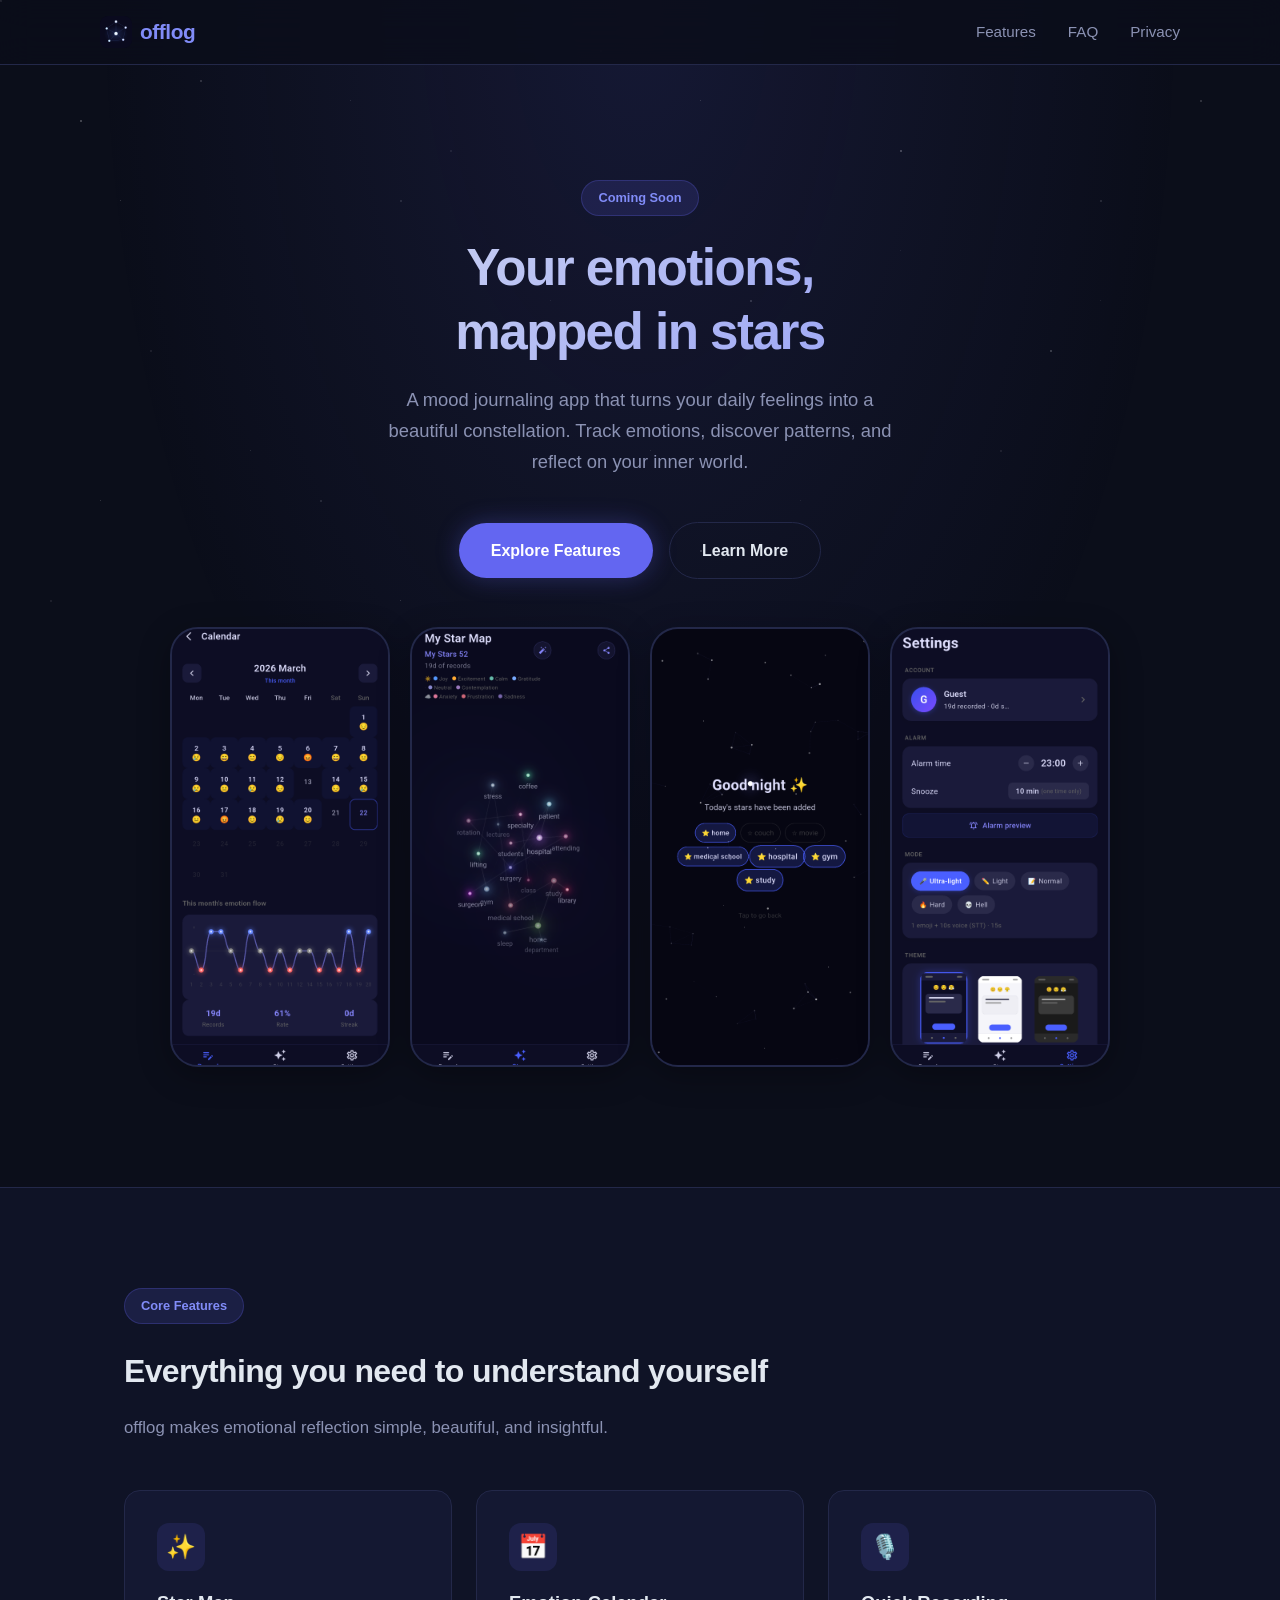
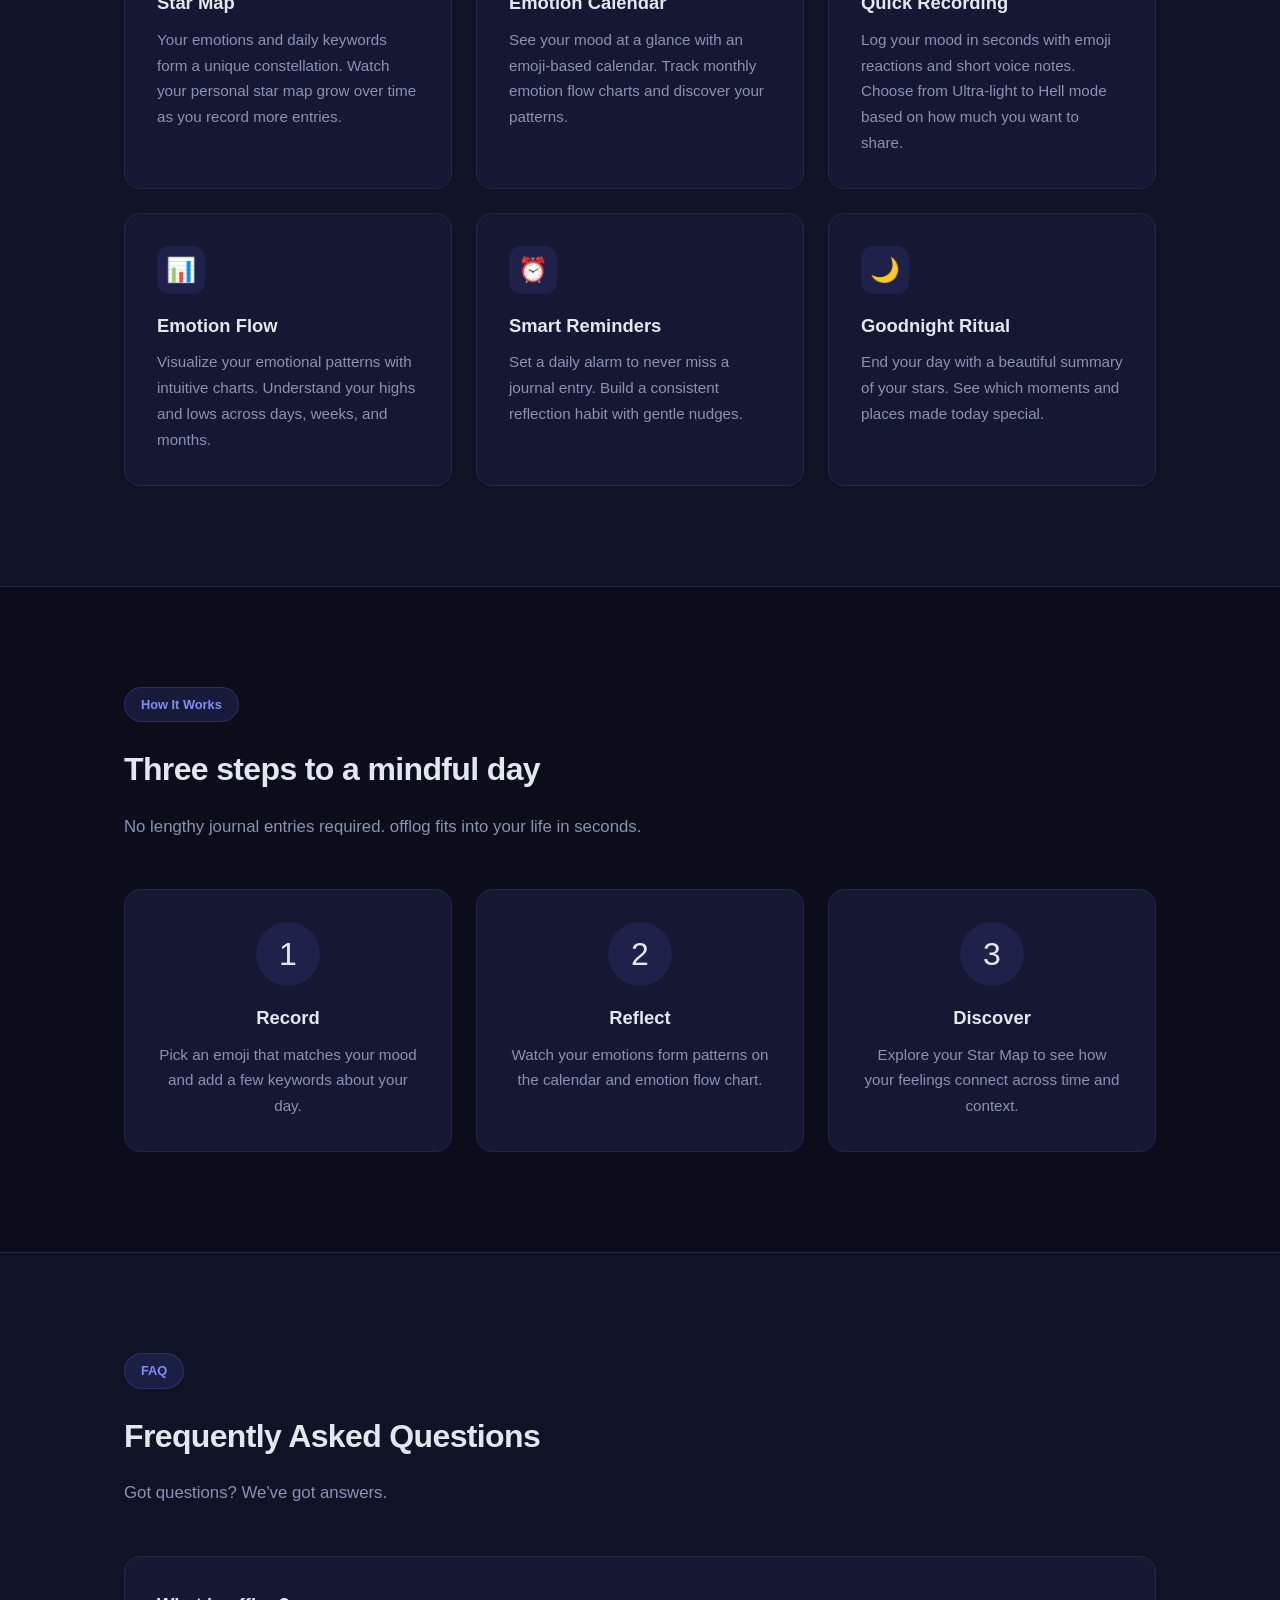
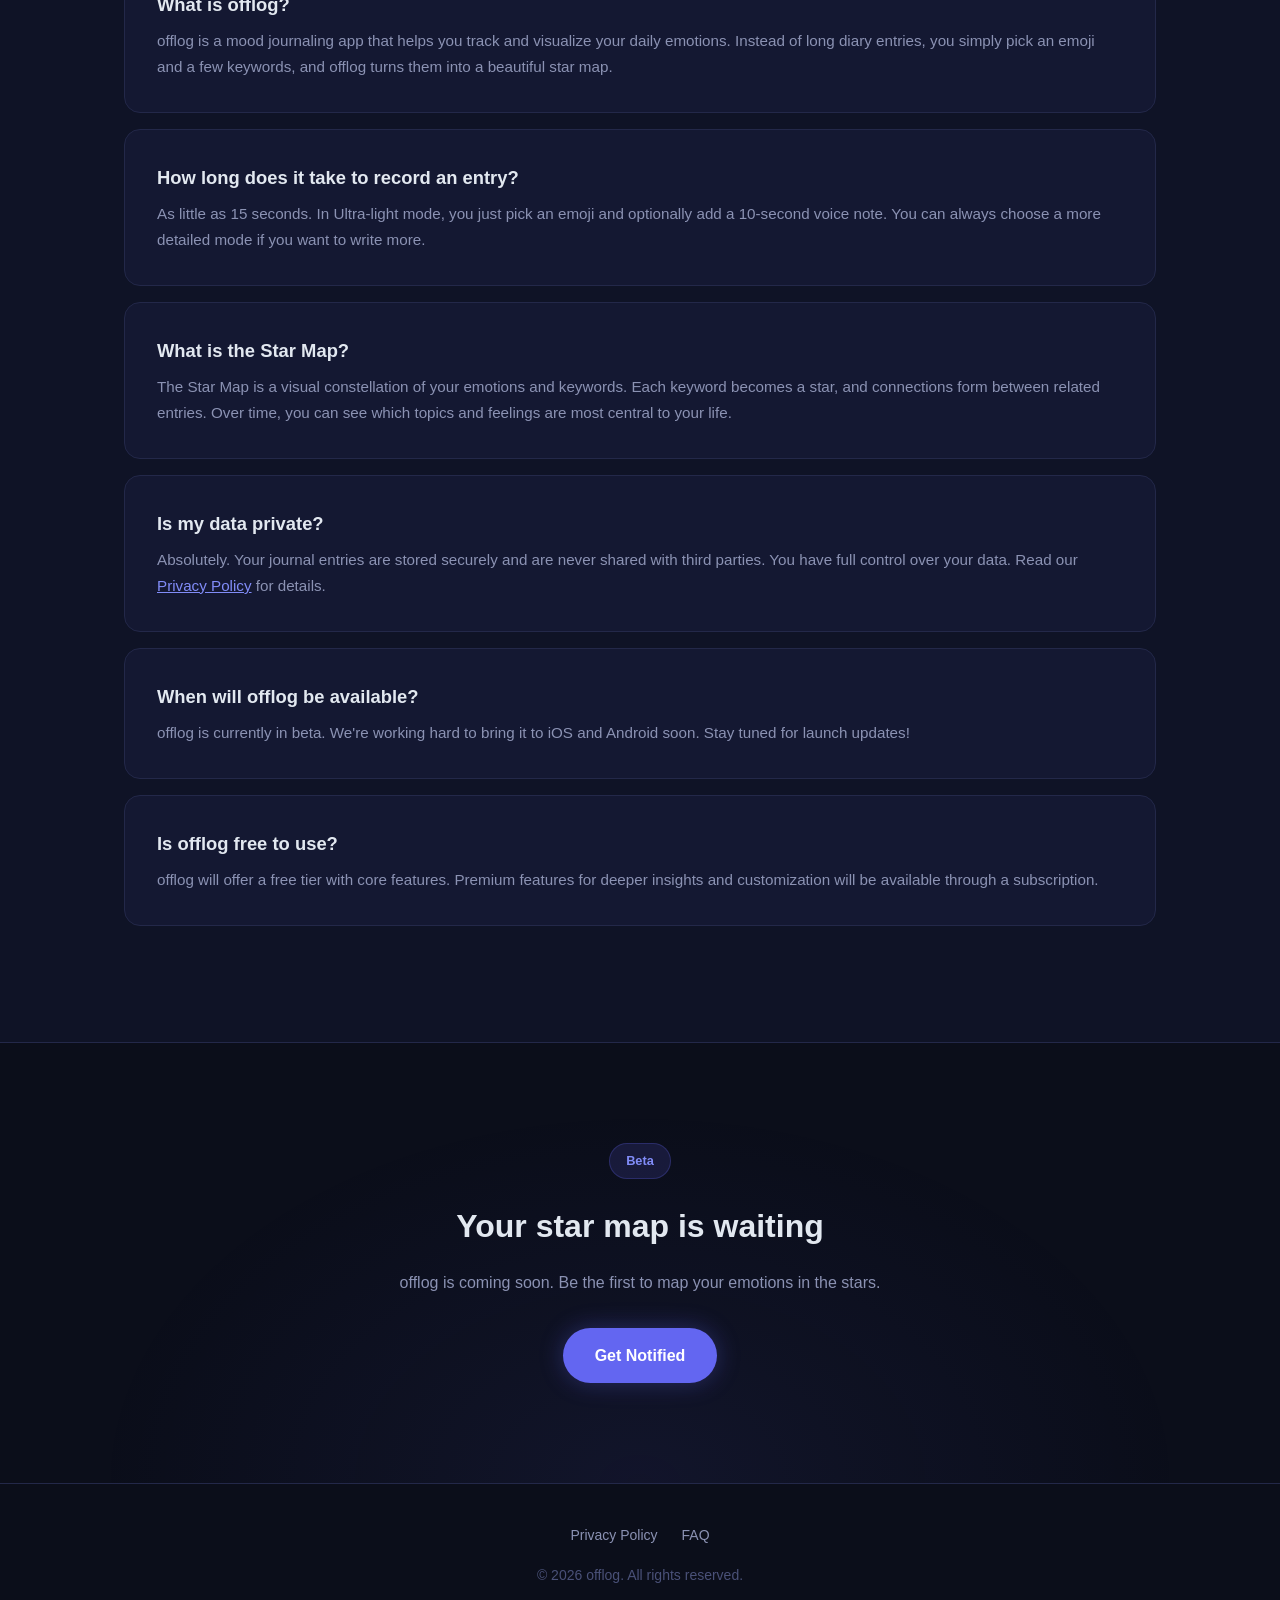
<file: index.html>
<!DOCTYPE html>
<html lang="en">
<head>
  <meta charset="UTF-8">
  <meta name="viewport" content="width=device-width, initial-scale=1.0">
  <title>offlog - Your emotions, mapped in stars</title>
  <meta name="google-site-verification" content="2D9Lw-0UV9G2WFnCi4RYtVPMeIoJ88RPb30hYhPw-y4">
  <meta name="description" content="offlog is a mood journaling app that turns your daily emotions into a personal star map. Track, reflect, and understand your emotional patterns.">
  <link rel="icon" type="image/png" href="images/offlog_icon_192.png">
  <meta property="og:title" content="offlog - Your emotions, mapped in stars">
  <meta property="og:description" content="A mood journaling app that turns your daily feelings into a beautiful constellation. Track emotions, discover patterns, and reflect on your inner world.">
  <meta property="og:image" content="https://synaphi.github.io/offlog/images/offlog_icon_1024.png">
  <meta property="og:url" content="https://synaphi.github.io/offlog/">
  <meta property="og:type" content="website">
  <meta name="twitter:card" content="summary">
  <meta name="twitter:title" content="offlog - Your emotions, mapped in stars">
  <meta name="twitter:description" content="A mood journaling app that turns your daily feelings into a beautiful constellation.">
  <meta name="twitter:image" content="https://synaphi.github.io/offlog/images/offlog_icon_1024.png">
  <link rel="stylesheet" href="css/style.css">
</head>
<body>

  <div class="stars-bg"></div>

  <nav class="nav">
    <div class="nav-inner">
      <a href="/offlog/" class="nav-logo"><img src="images/offlog_icon_192.png" alt="offlog" class="nav-logo-img">offlog</a>
      <ul class="nav-links">
        <li><a href="#features">Features</a></li>
        <li><a href="#faq">FAQ</a></li>
        <li><a href="privacy.html">Privacy</a></li>
      </ul>
    </div>
  </nav>

  <!-- Hero -->
  <section class="hero">
    <span class="badge">Coming Soon</span>
    <h1>Your emotions,<br>mapped in stars</h1>
    <p>A mood journaling app that turns your daily feelings into a beautiful constellation. Track emotions, discover patterns, and reflect on your inner world.</p>
    <a href="#features" class="btn btn-primary">Explore Features</a>
    <a href="#faq" class="btn btn-outline">Learn More</a>
    <div class="screenshots">
      <div class="screenshot-frame">
        <img src="images/calendar.png" alt="Emotion Calendar">
      </div>
      <div class="screenshot-frame">
        <img src="images/starmap.png" alt="Star Map">
      </div>
      <div class="screenshot-frame">
        <img src="images/goodnight.png" alt="Goodnight Summary">
      </div>
      <div class="screenshot-frame">
        <img src="images/setting.png" alt="Settings">
      </div>
    </div>
  </section>

  <!-- Features -->
  <div class="section-alt">
    <section class="section" id="features">
      <span class="badge">Core Features</span>
      <h2 class="section-title">Everything you need to understand yourself</h2>
      <p class="section-desc">offlog makes emotional reflection simple, beautiful, and insightful.</p>
      <div class="features">
        <div class="feature-card">
          <div class="feature-icon">✨</div>
          <h3>Star Map</h3>
          <p>Your emotions and daily keywords form a unique constellation. Watch your personal star map grow over time as you record more entries.</p>
        </div>
        <div class="feature-card">
          <div class="feature-icon">📅</div>
          <h3>Emotion Calendar</h3>
          <p>See your mood at a glance with an emoji-based calendar. Track monthly emotion flow charts and discover your patterns.</p>
        </div>
        <div class="feature-card">
          <div class="feature-icon">🎙️</div>
          <h3>Quick Recording</h3>
          <p>Log your mood in seconds with emoji reactions and short voice notes. Choose from Ultra-light to Hell mode based on how much you want to share.</p>
        </div>
        <div class="feature-card">
          <div class="feature-icon">📊</div>
          <h3>Emotion Flow</h3>
          <p>Visualize your emotional patterns with intuitive charts. Understand your highs and lows across days, weeks, and months.</p>
        </div>
        <div class="feature-card">
          <div class="feature-icon">⏰</div>
          <h3>Smart Reminders</h3>
          <p>Set a daily alarm to never miss a journal entry. Build a consistent reflection habit with gentle nudges.</p>
        </div>
        <div class="feature-card">
          <div class="feature-icon">🌙</div>
          <h3>Goodnight Ritual</h3>
          <p>End your day with a beautiful summary of your stars. See which moments and places made today special.</p>
        </div>
      </div>
    </section>
  </div>

  <!-- How It Works -->
  <section class="section" id="how-it-works">
    <span class="badge">How It Works</span>
    <h2 class="section-title">Three steps to a mindful day</h2>
    <p class="section-desc">No lengthy journal entries required. offlog fits into your life in seconds.</p>
    <div class="features" style="grid-template-columns: repeat(auto-fit, minmax(240px, 1fr));">
      <div class="feature-card" style="text-align: center;">
        <div class="feature-icon" style="margin: 0 auto 16px; font-size: 2rem; width: 64px; height: 64px; border-radius: 50%;">1</div>
        <h3>Record</h3>
        <p>Pick an emoji that matches your mood and add a few keywords about your day.</p>
      </div>
      <div class="feature-card" style="text-align: center;">
        <div class="feature-icon" style="margin: 0 auto 16px; font-size: 2rem; width: 64px; height: 64px; border-radius: 50%;">2</div>
        <h3>Reflect</h3>
        <p>Watch your emotions form patterns on the calendar and emotion flow chart.</p>
      </div>
      <div class="feature-card" style="text-align: center;">
        <div class="feature-icon" style="margin: 0 auto 16px; font-size: 2rem; width: 64px; height: 64px; border-radius: 50%;">3</div>
        <h3>Discover</h3>
        <p>Explore your Star Map to see how your feelings connect across time and context.</p>
      </div>
    </div>
  </section>

  <!-- FAQ -->
  <div class="section-alt">
    <section class="section" id="faq">
      <span class="badge">FAQ</span>
      <h2 class="section-title">Frequently Asked Questions</h2>
      <p class="section-desc">Got questions? We've got answers.</p>

      <div class="faq-list">
        <div class="feature-card" style="margin-bottom: 16px;">
          <h3>What is offlog?</h3>
          <p>offlog is a mood journaling app that helps you track and visualize your daily emotions. Instead of long diary entries, you simply pick an emoji and a few keywords, and offlog turns them into a beautiful star map.</p>
        </div>
        <div class="feature-card" style="margin-bottom: 16px;">
          <h3>How long does it take to record an entry?</h3>
          <p>As little as 15 seconds. In Ultra-light mode, you just pick an emoji and optionally add a 10-second voice note. You can always choose a more detailed mode if you want to write more.</p>
        </div>
        <div class="feature-card" style="margin-bottom: 16px;">
          <h3>What is the Star Map?</h3>
          <p>The Star Map is a visual constellation of your emotions and keywords. Each keyword becomes a star, and connections form between related entries. Over time, you can see which topics and feelings are most central to your life.</p>
        </div>
        <div class="feature-card" style="margin-bottom: 16px;">
          <h3>Is my data private?</h3>
          <p>Absolutely. Your journal entries are stored securely and are never shared with third parties. You have full control over your data. Read our <a href="privacy.html" style="color: var(--primary-light); text-decoration: underline;">Privacy Policy</a> for details.</p>
        </div>
        <div class="feature-card" style="margin-bottom: 16px;">
          <h3>When will offlog be available?</h3>
          <p>offlog is currently in beta. We're working hard to bring it to iOS and Android soon. Stay tuned for launch updates!</p>
        </div>
        <div class="feature-card" style="margin-bottom: 16px;">
          <h3>Is offlog free to use?</h3>
          <p>offlog will offer a free tier with core features. Premium features for deeper insights and customization will be available through a subscription.</p>
        </div>
      </div>
    </section>
  </div>

  <!-- CTA -->
  <section class="cta">
    <span class="badge">Beta</span>
    <h2>Your star map is waiting</h2>
    <p>offlog is coming soon. Be the first to map your emotions in the stars.</p>
    <a href="#" class="btn btn-primary">Get Notified</a>
  </section>

  <!-- Footer -->
  <footer class="footer">
    <ul class="footer-links">
      <li><a href="privacy.html">Privacy Policy</a></li>
      <li><a href="#faq">FAQ</a></li>
    </ul>
    <p>&copy; 2026 offlog. All rights reserved.</p>
  </footer>

</body>
</html>
</file>
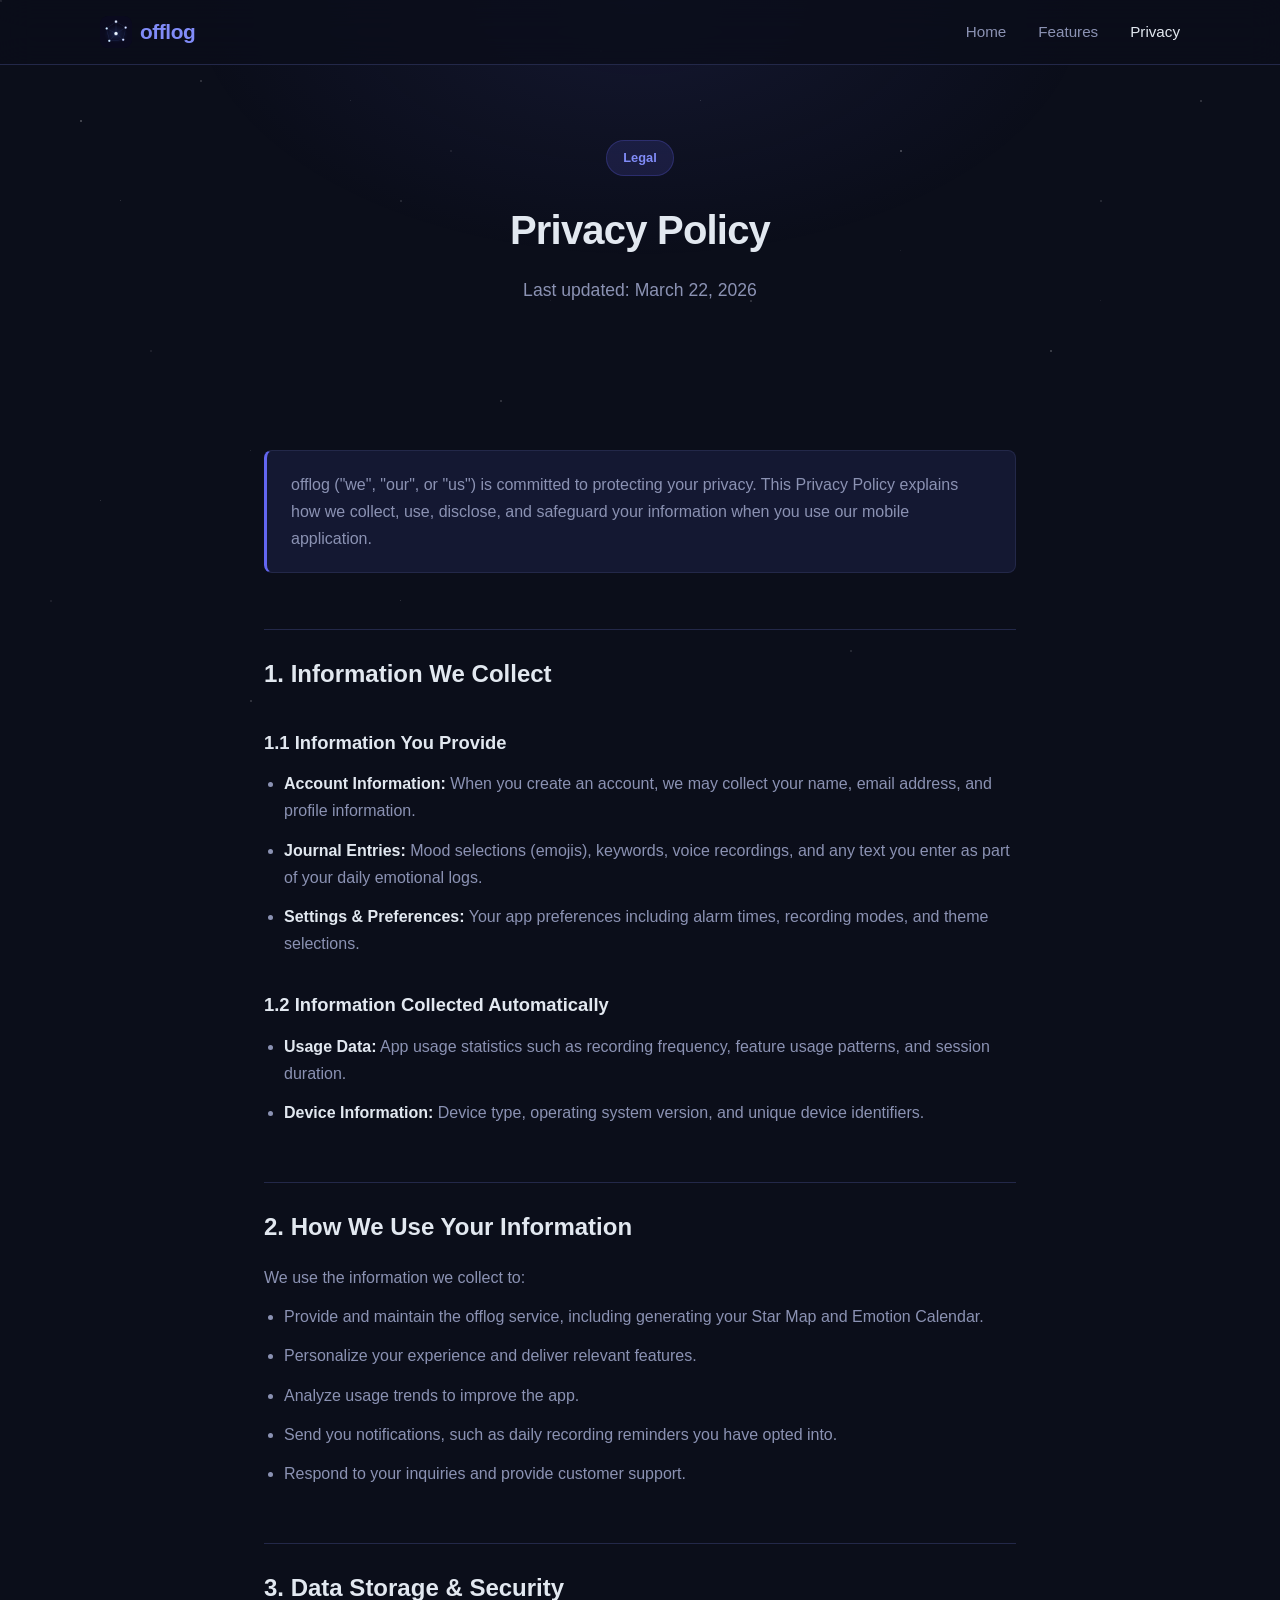
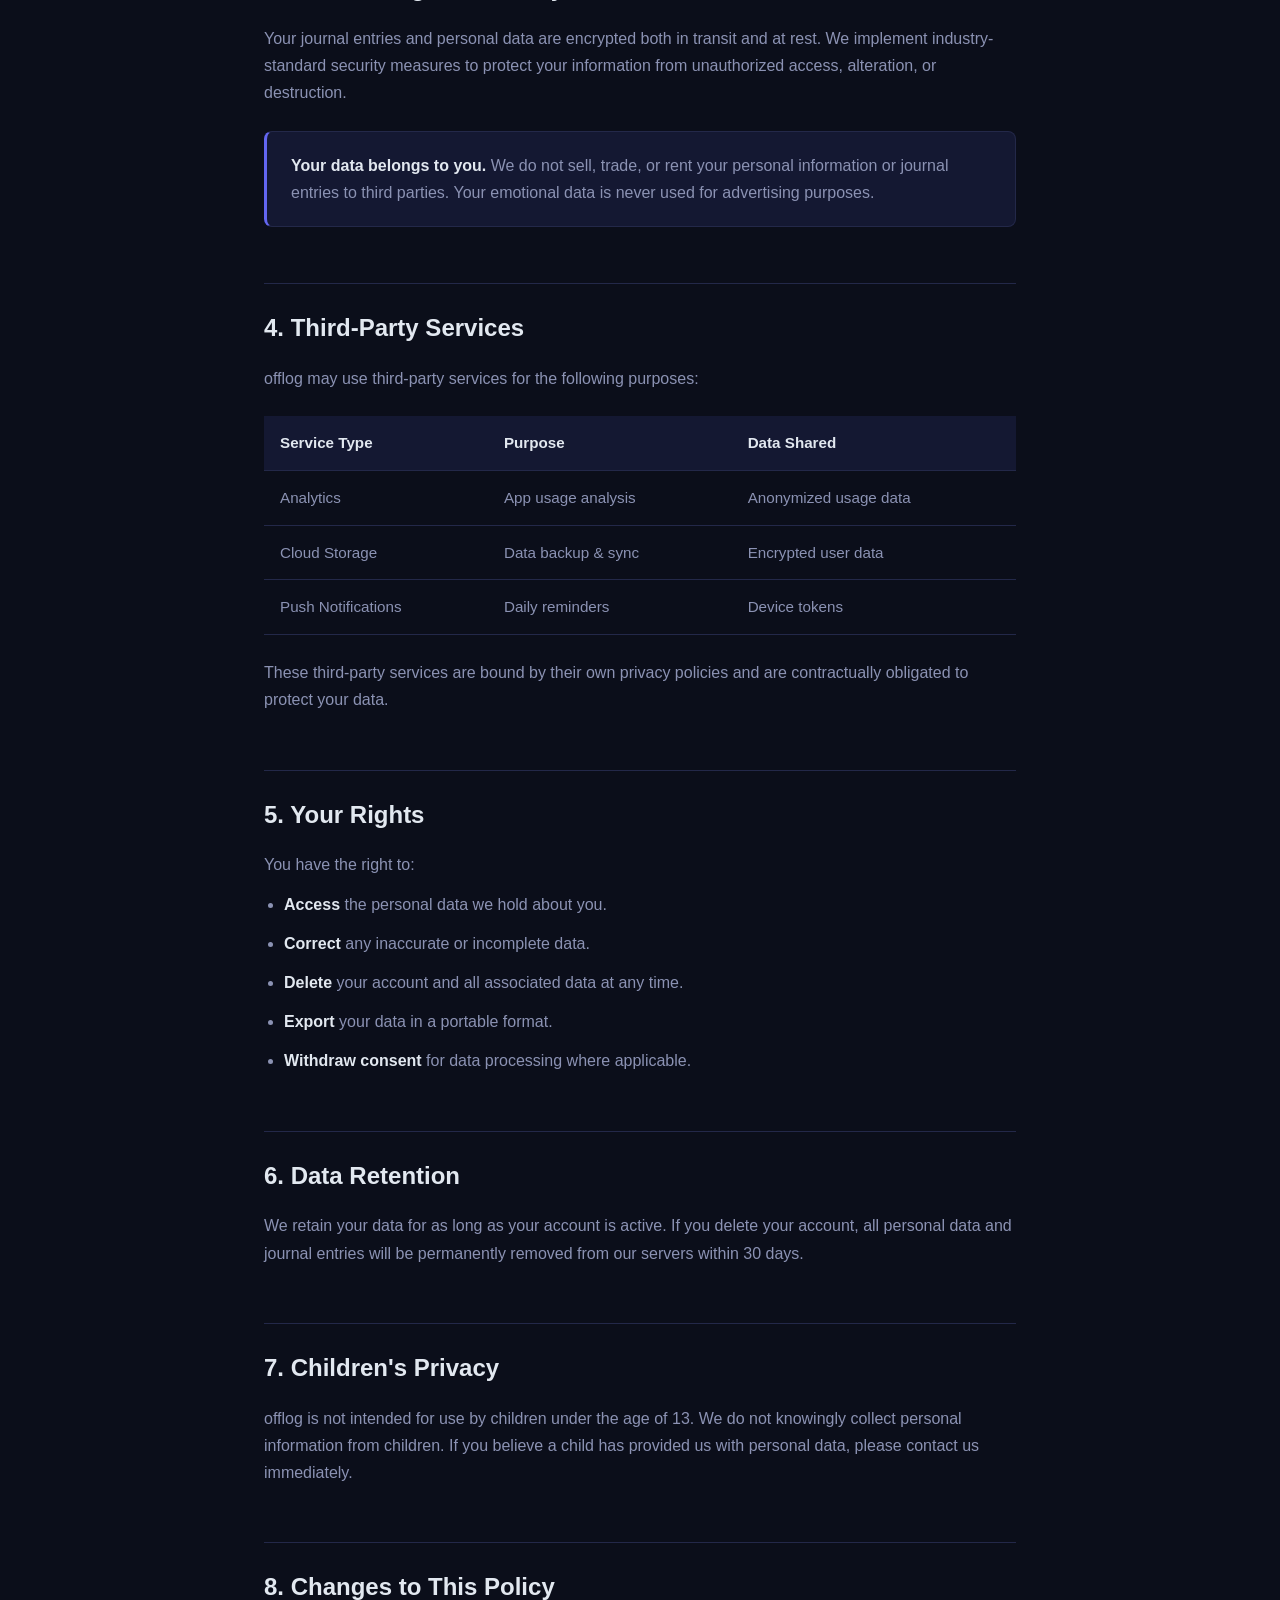
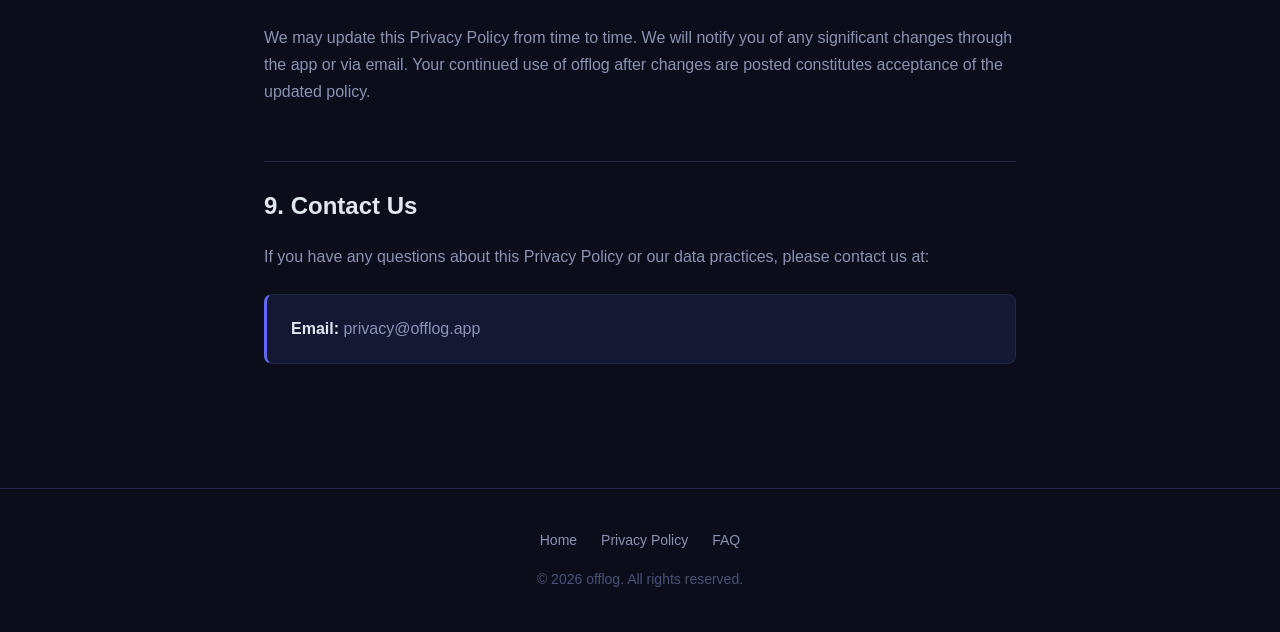
<file: privacy.html>
<!DOCTYPE html>
<html lang="en">
<head>
  <meta charset="UTF-8">
  <meta name="viewport" content="width=device-width, initial-scale=1.0">
  <title>Privacy Policy - offlog</title>
  <meta name="description" content="offlog Privacy Policy. Learn how we collect, use, and protect your personal information.">
  <link rel="icon" type="image/png" href="images/offlog_icon_192.png">
  <meta property="og:title" content="Privacy Policy - offlog">
  <meta property="og:description" content="offlog Privacy Policy. Learn how we collect, use, and protect your personal information.">
  <meta property="og:image" content="https://synaphi.github.io/offlog/images/offlog_icon_1024.png">
  <meta property="og:url" content="https://synaphi.github.io/offlog/privacy.html">
  <meta property="og:type" content="website">
  <link rel="stylesheet" href="css/style.css">
</head>
<body>

  <div class="stars-bg"></div>

  <nav class="nav">
    <div class="nav-inner">
      <a href="/offlog/" class="nav-logo"><img src="images/offlog_icon_192.png" alt="offlog" class="nav-logo-img">offlog</a>
      <ul class="nav-links">
        <li><a href="/offlog/">Home</a></li>
        <li><a href="/offlog/#features">Features</a></li>
        <li><a href="privacy.html" class="active">Privacy</a></li>
      </ul>
    </div>
  </nav>

  <header class="page-header">
    <span class="badge">Legal</span>
    <h1>Privacy Policy</h1>
    <p>Last updated: March 22, 2026</p>
  </header>

  <div class="content">

    <div class="info-box">
      <p>offlog ("we", "our", or "us") is committed to protecting your privacy. This Privacy Policy explains how we collect, use, disclose, and safeguard your information when you use our mobile application.</p>
    </div>

    <h2>1. Information We Collect</h2>

    <h3>1.1 Information You Provide</h3>
    <ul>
      <li><strong>Account Information:</strong> When you create an account, we may collect your name, email address, and profile information.</li>
      <li><strong>Journal Entries:</strong> Mood selections (emojis), keywords, voice recordings, and any text you enter as part of your daily emotional logs.</li>
      <li><strong>Settings & Preferences:</strong> Your app preferences including alarm times, recording modes, and theme selections.</li>
    </ul>

    <h3>1.2 Information Collected Automatically</h3>
    <ul>
      <li><strong>Usage Data:</strong> App usage statistics such as recording frequency, feature usage patterns, and session duration.</li>
      <li><strong>Device Information:</strong> Device type, operating system version, and unique device identifiers.</li>
    </ul>

    <h2>2. How We Use Your Information</h2>
    <p>We use the information we collect to:</p>
    <ul>
      <li>Provide and maintain the offlog service, including generating your Star Map and Emotion Calendar.</li>
      <li>Personalize your experience and deliver relevant features.</li>
      <li>Analyze usage trends to improve the app.</li>
      <li>Send you notifications, such as daily recording reminders you have opted into.</li>
      <li>Respond to your inquiries and provide customer support.</li>
    </ul>

    <h2>3. Data Storage & Security</h2>
    <p>Your journal entries and personal data are encrypted both in transit and at rest. We implement industry-standard security measures to protect your information from unauthorized access, alteration, or destruction.</p>

    <div class="info-box">
      <p><strong>Your data belongs to you.</strong> We do not sell, trade, or rent your personal information or journal entries to third parties. Your emotional data is never used for advertising purposes.</p>
    </div>

    <h2>4. Third-Party Services</h2>
    <p>offlog may use third-party services for the following purposes:</p>

    <table>
      <thead>
        <tr>
          <th>Service Type</th>
          <th>Purpose</th>
          <th>Data Shared</th>
        </tr>
      </thead>
      <tbody>
        <tr>
          <td>Analytics</td>
          <td>App usage analysis</td>
          <td>Anonymized usage data</td>
        </tr>
        <tr>
          <td>Cloud Storage</td>
          <td>Data backup & sync</td>
          <td>Encrypted user data</td>
        </tr>
        <tr>
          <td>Push Notifications</td>
          <td>Daily reminders</td>
          <td>Device tokens</td>
        </tr>
      </tbody>
    </table>

    <p>These third-party services are bound by their own privacy policies and are contractually obligated to protect your data.</p>

    <h2>5. Your Rights</h2>
    <p>You have the right to:</p>
    <ul>
      <li><strong>Access</strong> the personal data we hold about you.</li>
      <li><strong>Correct</strong> any inaccurate or incomplete data.</li>
      <li><strong>Delete</strong> your account and all associated data at any time.</li>
      <li><strong>Export</strong> your data in a portable format.</li>
      <li><strong>Withdraw consent</strong> for data processing where applicable.</li>
    </ul>

    <h2>6. Data Retention</h2>
    <p>We retain your data for as long as your account is active. If you delete your account, all personal data and journal entries will be permanently removed from our servers within 30 days.</p>

    <h2>7. Children's Privacy</h2>
    <p>offlog is not intended for use by children under the age of 13. We do not knowingly collect personal information from children. If you believe a child has provided us with personal data, please contact us immediately.</p>

    <h2>8. Changes to This Policy</h2>
    <p>We may update this Privacy Policy from time to time. We will notify you of any significant changes through the app or via email. Your continued use of offlog after changes are posted constitutes acceptance of the updated policy.</p>

    <h2>9. Contact Us</h2>
    <p>If you have any questions about this Privacy Policy or our data practices, please contact us at:</p>
    <div class="info-box">
      <p><strong>Email:</strong> privacy@offlog.app</p>
    </div>

  </div>

  <footer class="footer">
    <ul class="footer-links">
      <li><a href="/offlog/">Home</a></li>
      <li><a href="privacy.html">Privacy Policy</a></li>
      <li><a href="/offlog/#faq">FAQ</a></li>
    </ul>
    <p>&copy; 2026 offlog. All rights reserved.</p>
  </footer>

</body>
</html>
</file>
<file: css/style.css>
/* Reset & Base */
*, *::before, *::after {
  margin: 0;
  padding: 0;
  box-sizing: border-box;
}

:root {
  --bg: #0b0e1a;
  --bg-card: #141832;
  --bg-card-hover: #1a1f42;
  --primary: #6366f1;
  --primary-light: #818cf8;
  --accent: #f5c542;
  --text: #e2e8f0;
  --text-muted: #8b92b3;
  --text-dim: #4a5178;
  --border: #232849;
  --radius: 16px;
  --glow: rgba(99, 102, 241, 0.15);
}

html {
  scroll-behavior: smooth;
}

body {
  font-family: 'Pretendard', -apple-system, BlinkMacSystemFont, 'Segoe UI', sans-serif;
  color: var(--text);
  background: var(--bg);
  line-height: 1.7;
  word-break: keep-all;
}

a {
  color: inherit;
  text-decoration: none;
}

/* Stars Background */
.stars-bg {
  position: fixed;
  top: 0;
  left: 0;
  width: 100%;
  height: 100%;
  pointer-events: none;
  z-index: 0;
  overflow: hidden;
}

.stars-bg::before,
.stars-bg::after {
  content: '';
  position: absolute;
  width: 2px;
  height: 2px;
  border-radius: 50%;
  background: white;
  box-shadow:
    80px 120px 0 rgba(255,255,255,0.3),
    200px 80px 0 rgba(255,255,255,0.2),
    400px 200px 0 rgba(255,255,255,0.15),
    600px 50px 0 rgba(255,255,255,0.25),
    150px 350px 0 rgba(255,255,255,0.1),
    750px 300px 0 rgba(255,255,255,0.2),
    320px 500px 0 rgba(255,255,255,0.15),
    900px 150px 0 rgba(255,255,255,0.3),
    50px 600px 0 rgba(255,255,255,0.1),
    500px 400px 0 rgba(255,255,255,0.2),
    1100px 200px 0 rgba(255,255,255,0.15),
    700px 550px 0 rgba(255,255,255,0.25),
    1000px 450px 0 rgba(255,255,255,0.1),
    250px 700px 0 rgba(255,255,255,0.2),
    850px 650px 0 rgba(255,255,255,0.15),
    1200px 100px 0 rgba(255,255,255,0.2),
    450px 150px 0 rgba(255,255,255,0.1),
    1050px 350px 0 rgba(255,255,255,0.25);
  animation: twinkle 4s ease-in-out infinite alternate;
}

.stars-bg::after {
  width: 1px;
  height: 1px;
  box-shadow:
    120px 200px 0 rgba(255,255,255,0.2),
    350px 100px 0 rgba(255,255,255,0.15),
    550px 300px 0 rgba(255,255,255,0.1),
    700px 100px 0 rgba(255,255,255,0.2),
    250px 450px 0 rgba(255,255,255,0.15),
    900px 250px 0 rgba(255,255,255,0.1),
    100px 500px 0 rgba(255,255,255,0.2),
    650px 450px 0 rgba(255,255,255,0.15),
    1100px 300px 0 rgba(255,255,255,0.1),
    400px 600px 0 rgba(255,255,255,0.2),
    800px 500px 0 rgba(255,255,255,0.1);
  animation: twinkle 5s ease-in-out infinite alternate-reverse;
}

@keyframes twinkle {
  0% { opacity: 0.5; }
  100% { opacity: 1; }
}

/* Navigation */
.nav {
  position: fixed;
  top: 0;
  left: 0;
  right: 0;
  background: rgba(11, 14, 26, 0.85);
  backdrop-filter: blur(16px);
  border-bottom: 1px solid var(--border);
  z-index: 100;
  padding: 0 24px;
}

.nav-inner {
  max-width: 1080px;
  margin: 0 auto;
  display: flex;
  align-items: center;
  justify-content: space-between;
  height: 64px;
}

.nav-logo {
  font-size: 1.3rem;
  font-weight: 700;
  letter-spacing: -0.02em;
  color: var(--primary-light);
  display: flex;
  align-items: center;
  gap: 8px;
}

.nav-logo-img {
  width: 32px;
  height: 32px;
  border-radius: 8px;
}

.nav-links {
  display: flex;
  gap: 32px;
  list-style: none;
}

.nav-links a {
  font-size: 0.95rem;
  color: var(--text-muted);
  transition: color 0.2s;
}

.nav-links a:hover,
.nav-links a.active {
  color: var(--text);
}

/* Hero */
.hero {
  position: relative;
  z-index: 1;
  padding: 180px 24px 120px;
  text-align: center;
  background: radial-gradient(ellipse at 50% 0%, rgba(99, 102, 241, 0.12) 0%, transparent 60%);
}

.hero h1 {
  font-size: 3.2rem;
  font-weight: 800;
  letter-spacing: -0.03em;
  line-height: 1.25;
  margin-bottom: 20px;
  background: linear-gradient(135deg, #e2e8f0 0%, var(--primary-light) 100%);
  -webkit-background-clip: text;
  -webkit-text-fill-color: transparent;
  background-clip: text;
}

.hero p {
  font-size: 1.15rem;
  color: var(--text-muted);
  max-width: 520px;
  margin: 0 auto 44px;
}

.btn {
  display: inline-block;
  padding: 14px 32px;
  border-radius: 50px;
  font-size: 1rem;
  font-weight: 600;
  transition: all 0.25s;
  cursor: pointer;
  border: none;
}

.btn-primary {
  background: var(--primary);
  color: #fff;
  box-shadow: 0 0 24px rgba(99, 102, 241, 0.3);
}

.btn-primary:hover {
  background: var(--primary-light);
  transform: translateY(-2px);
  box-shadow: 0 0 36px rgba(99, 102, 241, 0.45);
}

.btn-outline {
  border: 1.5px solid var(--border);
  background: transparent;
  color: var(--text);
  margin-left: 12px;
}

.btn-outline:hover {
  border-color: var(--primary);
  color: var(--primary-light);
  background: var(--glow);
}

/* Badge */
.badge {
  display: inline-block;
  padding: 6px 16px;
  border-radius: 50px;
  font-size: 0.8rem;
  font-weight: 600;
  background: rgba(99, 102, 241, 0.15);
  color: var(--primary-light);
  border: 1px solid rgba(99, 102, 241, 0.25);
  margin-bottom: 20px;
}

/* Sections */
.section {
  position: relative;
  z-index: 1;
  padding: 100px 24px;
  max-width: 1080px;
  margin: 0 auto;
}

.section-alt {
  background: rgba(20, 24, 50, 0.5);
  border-top: 1px solid var(--border);
  border-bottom: 1px solid var(--border);
}

.section-title {
  font-size: 2rem;
  font-weight: 700;
  letter-spacing: -0.02em;
  margin-bottom: 16px;
}

.section-desc {
  color: var(--text-muted);
  font-size: 1.05rem;
  margin-bottom: 48px;
  max-width: 600px;
}

/* Feature Cards */
.features {
  display: grid;
  grid-template-columns: repeat(auto-fit, minmax(280px, 1fr));
  gap: 24px;
}

.feature-card {
  background: var(--bg-card);
  border: 1px solid var(--border);
  border-radius: var(--radius);
  padding: 32px;
  transition: all 0.25s;
}

.feature-card:hover {
  background: var(--bg-card-hover);
  border-color: rgba(99, 102, 241, 0.3);
  box-shadow: 0 4px 24px rgba(99, 102, 241, 0.08);
  transform: translateY(-2px);
}

.feature-icon {
  width: 48px;
  height: 48px;
  border-radius: 12px;
  background: rgba(99, 102, 241, 0.12);
  display: flex;
  align-items: center;
  justify-content: center;
  font-size: 1.5rem;
  margin-bottom: 16px;
}

.feature-card h3 {
  font-size: 1.15rem;
  font-weight: 600;
  margin-bottom: 8px;
  color: var(--text);
}

.feature-card p {
  color: var(--text-muted);
  font-size: 0.95rem;
}

/* Screenshots */
.screenshots {
  display: flex;
  justify-content: center;
  gap: 20px;
  margin-top: 48px;
  flex-wrap: wrap;
}

.screenshot-frame {
  width: 220px;
  height: 440px;
  border-radius: 28px;
  border: 2px solid var(--border);
  background: var(--bg-card);
  overflow: hidden;
  box-shadow: 0 8px 32px rgba(0, 0, 0, 0.3);
  transition: transform 0.3s;
}

.screenshot-frame:hover {
  transform: translateY(-4px);
}

.screenshot-frame img {
  width: 100%;
  height: 100%;
  object-fit: cover;
}

/* CTA */
.cta {
  position: relative;
  z-index: 1;
  text-align: center;
  padding: 100px 24px;
  background: radial-gradient(ellipse at 50% 100%, rgba(99, 102, 241, 0.08) 0%, transparent 60%);
}

.cta h2 {
  font-size: 2rem;
  font-weight: 700;
  margin-bottom: 16px;
}

.cta p {
  color: var(--text-muted);
  margin-bottom: 32px;
}

/* Footer */
.footer {
  position: relative;
  z-index: 1;
  border-top: 1px solid var(--border);
  padding: 40px 24px;
  text-align: center;
  color: var(--text-dim);
  font-size: 0.875rem;
}

.footer-links {
  display: flex;
  justify-content: center;
  gap: 24px;
  margin-bottom: 16px;
  list-style: none;
}

.footer-links a {
  color: var(--text-muted);
  font-size: 0.875rem;
  transition: color 0.2s;
}

.footer-links a:hover {
  color: var(--text);
}

/* Page Header */
.page-header {
  position: relative;
  z-index: 1;
  padding: 140px 24px 60px;
  text-align: center;
  background: radial-gradient(ellipse at 50% 0%, rgba(99, 102, 241, 0.1) 0%, transparent 50%);
}

.page-header h1 {
  font-size: 2.5rem;
  font-weight: 800;
  letter-spacing: -0.02em;
  margin-bottom: 12px;
}

.page-header p {
  color: var(--text-muted);
  font-size: 1.1rem;
}

/* Content (for about, privacy pages) */
.content {
  position: relative;
  z-index: 1;
  max-width: 800px;
  margin: 0 auto;
  padding: 60px 24px 100px;
}

.content h2 {
  font-size: 1.5rem;
  font-weight: 700;
  margin-top: 56px;
  margin-bottom: 16px;
  padding-top: 24px;
  border-top: 1px solid var(--border);
  color: var(--text);
}

.content h2:first-child {
  margin-top: 0;
  padding-top: 0;
  border-top: none;
}

.content h3 {
  font-size: 1.15rem;
  font-weight: 600;
  margin-top: 32px;
  margin-bottom: 12px;
  color: var(--text);
}

.content p,
.content li {
  color: var(--text-muted);
  margin-bottom: 12px;
}

.content ul {
  padding-left: 20px;
  margin-bottom: 16px;
}

.content strong {
  color: var(--text);
}

.content table {
  width: 100%;
  border-collapse: collapse;
  margin: 24px 0;
}

.content th,
.content td {
  text-align: left;
  padding: 14px 16px;
  border-bottom: 1px solid var(--border);
  font-size: 0.95rem;
}

.content th {
  font-weight: 600;
  color: var(--text);
  background: var(--bg-card);
}

.content td {
  color: var(--text-muted);
}

/* Info Box */
.info-box {
  background: var(--bg-card);
  border: 1px solid var(--border);
  border-left: 3px solid var(--primary);
  border-radius: 8px;
  padding: 20px 24px;
  margin: 24px 0;
}

.info-box p {
  color: var(--text-muted);
  margin-bottom: 0;
}

/* Responsive */
@media (max-width: 768px) {
  .hero h1 {
    font-size: 2.2rem;
  }

  .hero p {
    font-size: 1rem;
  }

  .nav-links {
    gap: 20px;
  }

  .nav-links a {
    font-size: 0.85rem;
  }

  .section-title {
    font-size: 1.5rem;
  }

  .btn-outline {
    margin-left: 0;
    margin-top: 12px;
  }

  .hero .btn {
    display: block;
    width: 100%;
    max-width: 280px;
    margin: 0 auto;
  }

  .hero .btn + .btn {
    margin-top: 12px;
  }

  .screenshot-frame {
    width: 160px;
    height: 320px;
  }

  .page-header h1 {
    font-size: 1.8rem;
  }
}
</file>
